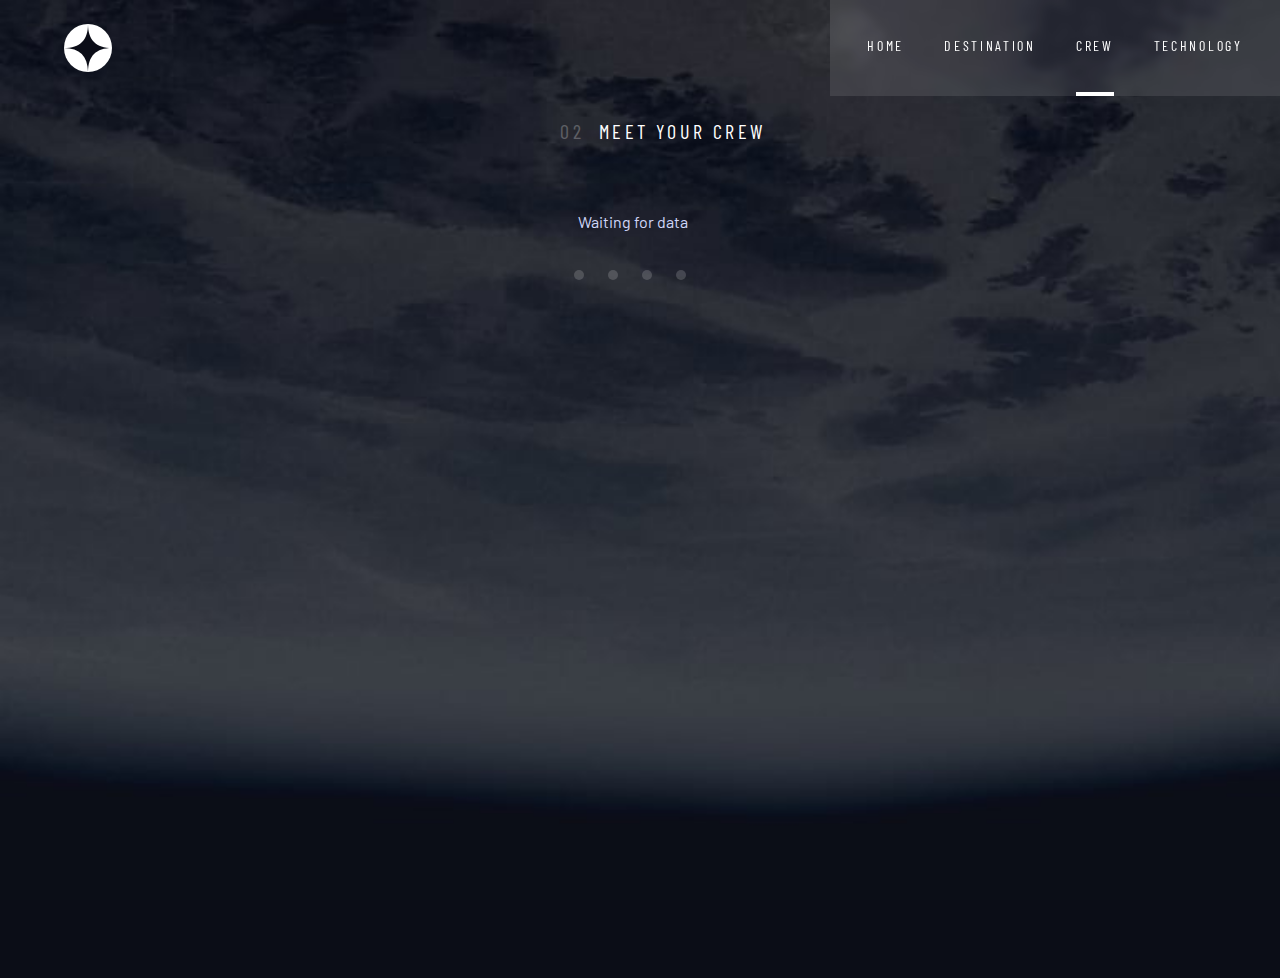
<file: crew-commander.html>
<!DOCTYPE html>
<html lang="en">
  <head>
    <meta charset="UTF-8" />
    <meta name="viewport" content="width=device-width, initial-scale=1.0" />

    <link
      rel="icon"
      type="image/png"
      sizes="32x32"
      href="./assets/favicon-32x32.png"
    />

    <title>Frontend Mentor | Space tourism website</title>
    <link rel="stylesheet" href="./scss/main.css" />
    <script src="./script.js" defer></script>
  </head>
  <body class="crew">
    <header>
      <nav>
        <div class="nav-container">
          <img src="./assets/shared/logo.svg" alt="logo" />
          <div class="rectangle"></div>
          <div class="nav-links">
            <div class="nav-border">
              <a class="nav-text" href="index.html"><b>00</b> HOME</a>
            </div>
            <div class="nav-border">
              <a class="nav-text" href="./destination-moon.html"
                ><b>01</b> DESTINATION</a
              >
            </div>
            <div class="nav-border-active">
              <a class="nav-text" href="./crew-commander.html"
                ><b>02</b> CREW</a
              >
            </div>
            <div class="nav-border">
              <a class="nav-text" href="./technology-vehicle.html"
                ><b>03</b> TECHNOLOGY</a
              >
            </div>
          </div>
        </div>
      </nav>
    </header>

    <main class="main-crew">
      <div class="container">
        <div class="info">
          <h5><span>02</span>&nbsp;&nbsp;MEET YOUR CREW</h5>

          <h4 id="role"></h4>

          <h3 id="name"></h3>

          <div class="body-text" id="bio">Waiting for data</div>

          <div class="dots-menu">
            <span class="dots" id="dotsCommander" onclick="commander()"></span>
            <span
              class="dots"
              id="dotsSpecialist"
              onclick="specialist()"
            ></span>
            <span class="dots" id="dotsPilot" onclick="pilot()"></span>
            <span class="dots" id="dotsEngineer" onclick="engineer()"></span>
          </div>
        </div>

        <img id="image" />
      </div>
    </main>
  </body>
</html>
</file>
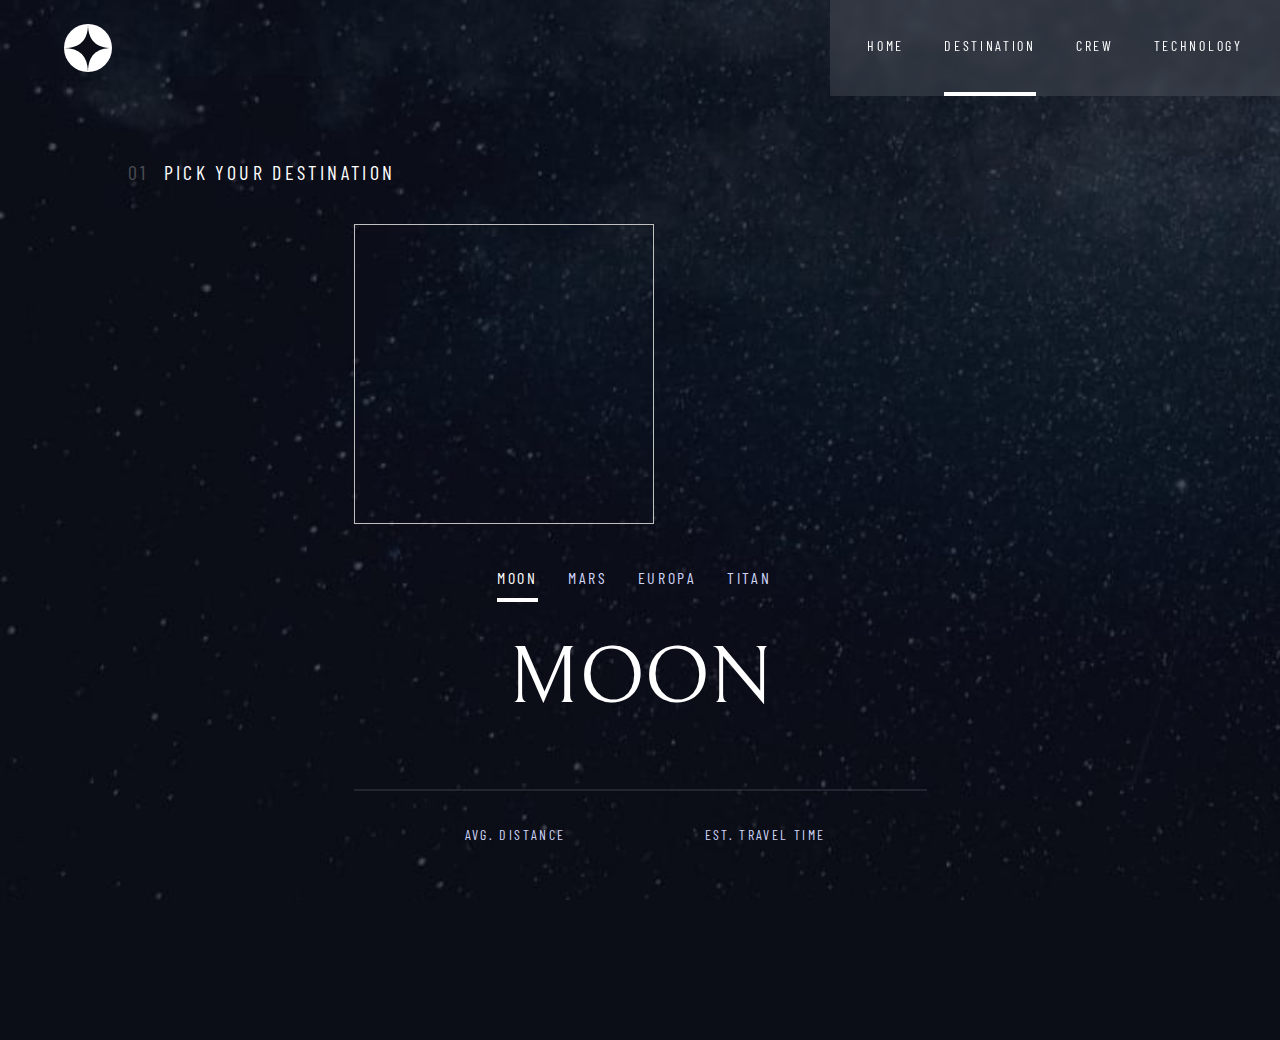
<file: destination-moon.html>
<!DOCTYPE html>
<html lang="en">
  <head>
    <meta charset="UTF-8" />
    <meta name="viewport" content="width=device-width, initial-scale=1.0" />

    <link
      rel="icon"
      type="image/png"
      sizes="32x32"
      href="./assets/favicon-32x32.png"
    />

    <title>Space tourism website - Moon</title>
    <link rel="stylesheet" href="./scss/main.css" />
    <script src="./script.js" defer></script>
  </head>
  <body class="destination">
    <header>
      <nav>
        <div class="nav-container">
          <img src="./assets/shared/logo.svg" alt="logo" />
          <div class="rectangle"></div>
          <div class="nav-links">
            <div class="nav-border">
              <a class="nav-text" href="index.html"><b>00</b> HOME</a>
            </div>
            <div class="nav-border-active">
              <a class="nav-text" href="./destination-moon.html"
                ><b>01</b> DESTINATION</a
              >
            </div>
            <div class="nav-border">
              <a class="nav-text" href="./crew-commander.html"
                ><b>02</b> CREW</a
              >
            </div>
            <div class="nav-border">
              <a class="nav-text" href="./technology-vehicle.html"
                ><b>03</b> TECHNOLOGY</a
              >
            </div>
          </div>
        </div>
      </nav>
    </header>

    <main class="main-moon">
      <h5><span>01</span>&nbsp;&nbsp;PICK YOUR DESTINATION</h5>

      <div class="container">
        <img id="desImage" />

        <div class="info">
          <div class="menu">
            <div class="menu-text-active" id="moon" onclick="moon()">MOON</div>
            <div class="menu-text" id="mars" onclick="mars()">MARS</div>
            <div class="menu-text" id="europa" onclick="europa()">EUROPA</div>
            <div class="menu-text" id="titan" onclick="titan()">TITAN</div>
          </div>

          <h2 id="desName">MOON</h2>

          <div class="body-text" id="description"></div>
          <hr />
          <div class="facts">
            <div class="fact one">
              <div class="subheading-2">AVG. DISTANCE</div>
              <div class="subheading-1" id="distance"></div>
            </div>
            <div class="fact">
              <div class="subheading-2">EST. TRAVEL TIME</div>
              <div class="subheading-1" id="travel"></div>
            </div>
          </div>
        </div>
      </div>
    </main>
  </body>
</html>
</file>
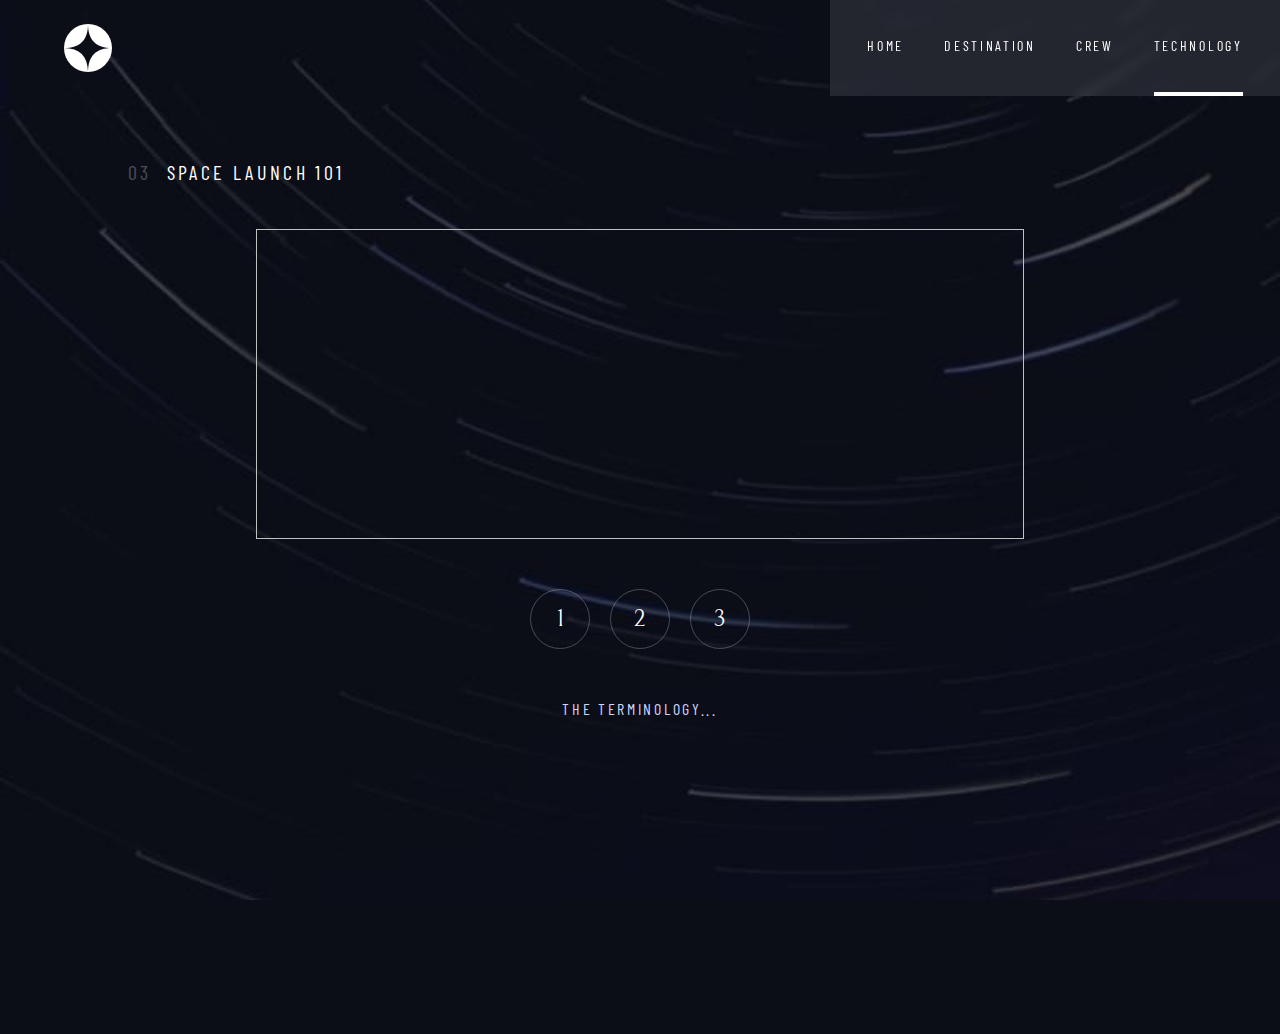
<file: technology-vehicle.html>
<!DOCTYPE html>
<html lang="en">
  <head>
    <meta charset="UTF-8" />
    <meta name="viewport" content="width=device-width, initial-scale=1.0" />

    <link
      rel="icon"
      type="image/png"
      sizes="32x32"
      href="./assets/favicon-32x32.png"
    />

    <title>Frontend Mentor | Space tourism website</title>
    <link rel="stylesheet" href="./scss/main.css" />
    <script src="./script.js" defer></script>
  </head>
  <body class="technology">
    <header>
      <nav>
        <div class="nav-container">
          <img src="./assets/shared/logo.svg" alt="logo" />
          <div class="rectangle"></div>
          <div class="nav-links">
            <div class="nav-border">
              <a class="nav-text" href="index.html"><b>00</b> HOME</a>
            </div>
            <div class="nav-border">
              <a class="nav-text" href="./destination-moon.html"
                ><b>01</b> DESTINATION</a
              >
            </div>
            <div class="nav-border">
              <a class="nav-text" href="./crew-commander.html"
                ><b>02</b> CREW</a
              >
            </div>
            <div class="nav-border-active">
              <a class="nav-text" href="./technology-vehicle.html"
                ><b>03</b> TECHNOLOGY</a
              >
            </div>
          </div>
        </div>
      </nav>
    </header>
    <main class="main-technology">
      <h5><span>03</span>&nbsp;&nbsp;SPACE LAUNCH 101</h5>
      <div class="container">
        <div class="info">
          <div class="dots-menu">
            <span class="dots" id="dotsVehicle" onclick="vehicle()"
              ><h4>1</h4></span
            >
            <span class="dots" id="dotsSpaceport" onclick="spaceport()"
              ><h4>2</h4></span
            >
            <span class="dots" id="dotsCapsule" onclick="capsule()"
              ><h4>3</h4></span
            >
          </div>
          <div>
            <div class="nav-text">THE TERMINOLOGY...</div>
            <h3 id="techName"></h3>
            <div class="body-text" id="techDescription"></div>
          </div>
        </div>

        <img id="techImage" />
      </div>
    </main>
  </body>
</html>
</file>
<file: scss/main.css>
@import url("https://fonts.googleapis.com/css2?family=Barlow+Condensed:ital,wght@0,100;0,200;0,300;0,400;0,500;0,600;0,700;0,800;0,900;1,100;1,200;1,300;1,400;1,500;1,600;1,700;1,800;1,900&family=Barlow:ital,wght@0,100;0,200;0,300;0,400;0,500;0,600;0,700;0,800;0,900;1,100;1,200;1,300;1,400;1,500;1,600;1,700;1,800;1,900&family=Bellefair&display=swap");
* {
  box-sizing: border-box;
  margin: 0;
  padding: 0;
}

.main-home {
  display: flex;
  width: 100%;
  height: 100%;
}

.body-text {
  font-family: "Barlow", sans-serif;
  font-weight: 400;
  font-style: normal;
  color: #d0d6f9;
}

.explore-circle {
  cursor: pointer;
  display: flex;
  align-items: center;
  justify-content: center;
  background-color: #ffffff;
  border-radius: 50%;
  text-decoration: none;
}
.explore-circle:hover {
  outline-style: solid;
  outline-color: rgba(255, 255, 255, 0.1);
}

h5 {
  color: #d0d6f9;
}

@media screen and (min-width: 1441px) {
  .main-home {
    justify-content: space-around;
    margin-top: 15%;
  }
  .main-home .container {
    align-self: flex-end;
    width: 450px;
    height: 382px;
  }
  .main-home .container h1 {
    margin: 20px 0 20px 0;
  }
  .main-home .container .body-text {
    font-size: 18px;
    line-height: 32px;
  }
  .main-home .explore-box {
    align-content: flex-end;
  }
  .main-home .explore-circle {
    width: 274px;
    height: 274px;
  }
  .main-home .explore-circle:hover {
    outline-width: 88px;
  }
  .main-home h4 {
    letter-spacing: 2px;
    color: #0b0d17;
  }
}
@media screen and (min-width: 431px) and (max-width: 1440px) {
  .main-home {
    flex-direction: column;
    margin-top: 15%;
  }
  .main-home .container {
    width: 444px;
    height: 382px;
    margin: auto;
  }
  .main-home .container h5 {
    font-size: 20px;
    color: #d0d6f9;
    text-align: center;
  }
  .main-home .container h1 {
    text-align: center;
    margin: 20px auto 10px auto;
  }
  .main-home .container .body-text {
    font-size: 16px;
    line-height: 28px;
    color: #d0d6f9;
    text-align: center;
  }
  .main-home .explore-circle {
    width: 242px;
    height: 242px;
    margin: 6% auto;
  }
  .main-home .explore-circle:hover {
    outline-width: 80px;
  }
  .main-home h4 {
    letter-spacing: 2px;
    color: #0b0d17;
  }
}
@media screen and (max-width: 430px) {
  .main-home {
    flex-direction: column;
    margin-top: 10px;
  }
  .main-home .container {
    width: 327px;
    height: 276px;
    margin: auto;
  }
  .main-home .container h5 {
    font-size: 16px;
    color: #d0d6f9;
    text-align: center;
  }
  .main-home .container h1 {
    font-size: 80px;
    margin: 30px auto 40px auto;
    text-align: center;
  }
  .main-home .container .body-text {
    font-size: 15px;
    line-height: 28px;
    color: #d0d6f9;
    text-align: center;
  }
  .main-home .explore-circle {
    width: 150px;
    height: 150px;
    margin: 90px auto 0 auto;
  }
  .main-home .explore-circle:hover {
    outline-width: 60px;
  }
  .main-home h4 {
    font-size: 20px;
    letter-spacing: 1.25px;
    color: #0b0d17;
  }
}
.main-moon h5 {
  color: #ffffff;
}
.main-moon h5 span {
  opacity: 0.25;
}
.main-moon .info {
  display: flex;
  flex-direction: column;
}
.main-moon .menu {
  display: flex;
  width: 286px;
  height: 34px;
}
.main-moon .menu-text-active {
  cursor: pointer;
  font-family: "Barlow Condensed", sans-serif;
  font-weight: 400;
  font-style: normal;
  letter-spacing: 2.7px;
  text-align: center;
  padding-bottom: 25px;
  border-bottom: 4px solid #ffffff;
}
.main-moon .menu-text {
  cursor: pointer;
  font-family: "Barlow Condensed", sans-serif;
  font-weight: 400;
  font-style: normal;
  letter-spacing: 2.7px;
  text-align: center;
  padding-bottom: 25px;
  border-bottom: 4px solid rgba(255, 255, 255, 0);
  color: #d0d6f9;
}
.main-moon .menu-text:hover {
  color: #d0d6f9;
  border-bottom: 4px solid #979797;
}
.main-moon .body-text {
  font-family: "Barlow", sans-serif;
  font-weight: 400;
  font-style: normal;
  margin: 15px 0 50px 0;
}
.main-moon hr {
  border: 1px solid rgba(255, 255, 255, 0.1);
}
.main-moon .subheading-2 {
  color: #d0d6f9;
}

@media screen and (min-width: 1441px) {
  .main-moon h5 {
    margin-top: 80px;
    margin-left: 12%;
  }
  .main-moon .container {
    display: flex;
    justify-content: space-around;
    width: 83%;
    height: 472px;
    margin: 9% 5% 0 12%;
  }
  .main-moon img {
    width: 445px;
    height: 445px;
    align-self: flex-end;
  }
  .main-moon .info {
    width: 445px;
    height: 472px;
  }
  .main-moon .menu {
    margin: 0 0 30px 0;
  }
  .main-moon .menu-text-active {
    font-size: 16px;
    margin: 0 30px 0 0;
  }
  .main-moon .menu-text {
    font-size: 16px;
    margin: 0 30px 0 0;
  }
  .main-moon .body-text {
    font-size: 18px;
    line-height: 32px;
  }
  .main-moon .facts {
    display: flex;
    margin: 30px 0 0 0;
  }
  .main-moon .fact {
    width: 200px;
    height: 61px;
    margin: 0 20px 0 0;
  }
  .main-moon .subheading-1 {
    margin: 15px 0 0 0;
  }
}
@media screen and (min-width: 431px) and (max-width: 1440px) {
  .main-moon h5 {
    margin-top: 5%;
    margin-left: 10%;
    font-size: 20px;
    letter-spacing: 3.38px;
  }
  .main-moon .container {
    width: 573px;
    height: 782px;
    margin: auto;
    justify-items: center;
  }
  .main-moon img {
    width: 300px;
    height: 300px;
    margin: 40px auto;
  }
  .main-moon .info {
    width: 573px;
    height: 472px;
  }
  .main-moon .menu {
    margin: 0 auto 30px auto;
  }
  .main-moon .menu-text-active {
    font-size: 16px;
    margin: 0 30px 0 0;
  }
  .main-moon .menu-text {
    font-size: 16px;
    margin: 0 30px 0 0;
  }
  .main-moon h2 {
    text-align: center;
    font-size: 80px;
  }
  .main-moon .body-text {
    font-size: 16px;
    line-height: 28px;
    text-align: center;
  }
  .main-moon .facts {
    display: flex;
    margin: 20px auto 0 auto;
  }
  .main-moon .fact {
    width: 170px;
    height: 61px;
    margin: 0 40px;
    text-align: center;
  }
  .main-moon .subheading-1,
  .main-moon .subheading-2 {
    margin: 15px 0 0 0;
    text-align: center;
  }
}
@media screen and (max-width: 430px) {
  .main-moon h5 {
    text-align: center;
    font-size: 16px;
    letter-spacing: 2.7px;
  }
  .main-moon .container {
    width: 327px;
    height: 276px;
    margin: auto;
  }
  .main-moon img {
    width: 170px;
    height: 170px;
    position: absolute;
    top: 150px;
    left: 50%;
    transform: translate(-50%, 0%);
  }
  .main-moon .info {
    width: 327px;
    height: 472px;
    margin: 250px auto 0 auto;
  }
  .main-moon .menu {
    margin: 0 auto 30px auto;
  }
  .main-moon .menu-text-active {
    font-size: 14px;
    margin: 0 15px;
  }
  .main-moon .menu-text {
    font-size: 14px;
    margin: 0 15px;
  }
  .main-moon h2 {
    text-align: center;
    font-size: 56px;
  }
  .main-moon .body-text {
    font-size: 15px;
    line-height: 25px;
    text-align: center;
  }
  .main-moon .facts {
    display: flex;
    flex-direction: column;
    margin: auto;
  }
  .main-moon .fact {
    width: 200px;
    height: 61px;
    margin: 20px auto;
  }
  .main-moon .subheading-1,
  .main-moon .subheading-2 {
    margin: 15px auto;
    text-align: center;
  }
}
.main-crew h5 {
  color: #ffffff;
}
.main-crew h5 span {
  opacity: 0.25;
}
.main-crew .info {
  display: flex;
  flex-direction: column;
}
.main-crew h4 {
  color: rgba(255, 255, 255, 0.3);
  -webkit-backdrop-filter: blur(5px);
          backdrop-filter: blur(5px);
}
.main-crew .body-text {
  font-family: "Barlow", sans-serif;
  font-weight: 400;
  font-style: normal;
}
.main-crew .dots {
  cursor: pointer;
  background-color: rgba(255, 255, 255, 0.17);
  border-radius: 50%;
  display: inline-block;
  transition: background-color 0.3s ease;
}
.main-crew .dots:hover {
  background-color: rgba(255, 255, 255, 0.5);
}
.main-crew .dots-active {
  cursor: pointer;
  background-color: #ffffff;
  border-radius: 50%;
  display: inline-block;
  transition: background-color 0.3s ease;
}

@media screen and (min-width: 1441px) {
  .main-crew h5 {
    margin-top: 80px;
    margin-left: 12%;
  }
  .main-crew .container {
    display: flex;
    justify-content: space-between;
    width: 80%;
    height: 472px;
    margin: 9% 8% 0 12%;
  }
  .main-crew .info {
    width: 614px;
    height: 400px;
  }
  .main-crew h3 {
    margin: 20px 0;
  }
  .main-crew .body-text {
    font-size: 18px;
    line-height: 32px;
    margin: 15px 0 100px 0;
    width: 444px;
  }
  .main-crew .dots {
    width: 15px;
    height: 15px;
    margin: 0 20px 0 0;
  }
  .main-crew .dots-active {
    width: 15px;
    height: 15px;
    margin: 0 20px 0 0;
  }
  .main-crew img {
    width: auto;
    height: 660px;
    position: relative;
    bottom: 35%;
  }
}
@media screen and (min-width: 431px) and (max-width: 1440px) {
  .main-crew h5 {
    margin-top: 5%;
    margin-left: 10%;
    font-size: 20px;
    letter-spacing: 3.38px;
  }
  .main-crew .container {
    width: 573px;
    height: 882px;
    margin: auto;
    justify-items: center;
  }
  .main-crew .info {
    width: 458px;
    height: 232px;
    text-align: center;
  }
  .main-crew h4 {
    font-size: 24px;
    margin: 40px 0 0 0;
  }
  .main-crew h3 {
    margin: 10px 0 0 0;
    font-size: 40px;
  }
  .main-crew .body-text {
    font-size: 16px;
    line-height: 28px;
    margin: 15px 0 30px 0;
    width: 444px;
  }
  .main-crew .dots {
    width: 10px;
    height: 10px;
    margin: 0 20px 0 0;
  }
  .main-crew .dots-active {
    width: 10px;
    height: 10px;
    margin: 0 20px 0 0;
  }
  .main-crew img {
    width: auto;
    height: 525px;
    position: fixed;
    left: 50%;
    transform: translate(-50%, 0%);
    bottom: 0;
    margin: 5% auto 0 auto;
  }
}
@media screen and (max-width: 430px) {
  .main-crew h5 {
    text-align: center;
    font-size: 16px;
    letter-spacing: 2.7px;
  }
  .main-crew .container {
    width: 375px;
    height: 682px;
    margin: auto;
    justify-items: center;
  }
  .main-crew .info {
    width: 327px;
    height: 232px;
    text-align: center;
    border-top: 1px solid rgba(255, 255, 255, 0.3);
    position: absolute;
    top: 374px;
    left: 50%;
    transform: translate(-50%, 0%);
  }
  .main-crew h4 {
    font-size: 16px;
    margin: 80px 0 0 0;
  }
  .main-crew h3 {
    margin: 10px 0 0 0;
    font-size: 24px;
  }
  .main-crew .body-text {
    font-size: 15px;
    line-height: 25px;
    margin: 15px auto;
    width: 327px;
    text-align: center;
  }
  .main-crew .dots-menu {
    position: absolute;
    top: 30px;
    left: 50%;
    transform: translate(-50%, 0%);
  }
  .main-crew .dots {
    width: 10px;
    height: 10px;
    margin: 0 7px 0 7px;
  }
  .main-crew .dots-active {
    width: 10px;
    height: 10px;
    margin: 0 7px 0 7px;
  }
  .main-crew img {
    width: auto;
    height: 223px;
    position: absolute;
    top: 150px;
    left: 50%;
    transform: translate(-50%, 0%);
  }
}
.main-technology h5 {
  color: #ffffff;
}
.main-technology h5 span {
  opacity: 0.25;
}
.main-technology h4 {
  color: rgba(255, 255, 255, 0.3);
}
.main-technology .body-text {
  font-family: "Barlow", sans-serif;
  font-weight: 400;
  font-style: normal;
}
.main-technology .dots {
  cursor: pointer;
  border: 1px solid rgba(255, 255, 255, 0.25);
  border-radius: 50%;
  display: inline-block;
  transition: background-color 0.3s ease;
  align-content: center;
  text-align: center;
}
.main-technology .dots h4 {
  color: #ffffff;
}
.main-technology .dots:hover {
  border: 1px solid #ffffff;
}
.main-technology .dots:hover h4 {
  color: #ffffff;
}
.main-technology .dots-active {
  cursor: pointer;
  border: 1px solid #ffffff;
  border-radius: 50%;
  display: inline-block;
  transition: background-color 0.3s ease;
  align-content: center;
  text-align: center;
  background-color: #ffffff;
}
.main-technology .dots-active h4 {
  color: #0b0d17;
}

@media screen and (min-width: 1441px) {
  .main-technology h5 {
    margin-top: 80px;
    margin-left: 12%;
  }
  .main-technology .container {
    display: flex;
    justify-content: space-between;
    width: 88%;
    height: 472px;
    margin: 9% 0 0 12%;
    align-items: center;
  }
  .main-technology .info {
    width: 488px;
    height: 350px;
    display: flex;
  }
  .main-technology .nav-text {
    margin: 0 0 0 80px;
    color: #d0d6f9;
  }
  .main-technology h3 {
    margin: 20px 0 0 80px;
    width: 488px;
  }
  .main-technology .body-text {
    font-size: 18px;
    line-height: 32px;
    margin: 15px 0 0 80px;
    width: 444px;
  }
  .main-technology .dots-menu {
    display: flex;
    flex-direction: column;
  }
  .main-technology .dots {
    width: 80px;
    height: 80px;
    margin: 0 0 40px 0;
  }
  .main-technology .dots-active {
    width: 80px;
    height: 80px;
    margin: 0 0 40px 0;
  }
  .main-technology img {
    width: auto;
    height: 527px;
  }
}
@media screen and (min-width: 431px) and (max-width: 1440px) {
  .main-technology h5 {
    margin-top: 5%;
    margin-left: 10%;
    font-size: 20px;
    letter-spacing: 3.38px;
  }
  .main-technology .container {
    width: 768px;
    height: 850px;
    justify-content: center;
    display: flex;
    flex-direction: column-reverse;
    margin: auto;
  }
  .main-technology .info {
    width: 768px;
    height: 450px;
    display: flex;
    flex-direction: column;
  }
  .main-technology .nav-text {
    margin: auto;
    text-align: center;
    font-size: 16px;
    letter-spacing: 2.7px;
    color: #d0d6f9;
  }
  .main-technology h3 {
    margin: 20px auto 25px auto;
    width: 458px;
    text-align: center;
    font-size: 40px;
  }
  .main-technology .body-text {
    font-size: 16px;
    line-height: 28px;
    margin: auto;
    text-align: center;
    width: 454px;
  }
  .main-technology .dots-menu {
    display: flex;
    margin: 50px auto;
  }
  .main-technology .dots {
    width: 60px;
    height: 60px;
    margin: 0 10px;
  }
  .main-technology .dots h4 {
    font-size: 24px;
  }
  .main-technology .dots h4 {
    font-size: 24px;
  }
  .main-technology .dots-active {
    width: 60px;
    height: 60px;
    margin: 0 10px;
  }
  .main-technology .dots-active h4 {
    font-size: 24px;
  }
  .main-technology img {
    width: 768px;
    height: 310px;
  }
}
@media screen and (max-width: 430px) {
  .main-technology h5 {
    text-align: center;
    font-size: 16px;
    letter-spacing: 2.7px;
  }
  .main-technology .container {
    width: 375px;
    height: 682px;
    margin: auto;
    justify-items: center;
  }
  .main-technology .info {
    width: 327px;
    height: 232px;
    display: flex;
    flex-direction: column;
    text-align: center;
    position: absolute;
    top: 350px;
    left: 50%;
    transform: translate(-50%, 0%);
  }
  .main-technology .nav-text {
    margin: auto;
    text-align: center;
    color: #d0d6f9;
    font-size: 14px;
    letter-spacing: 2.36px;
  }
  .main-technology h3 {
    margin: 15px auto 25px auto;
    width: 327px;
    text-align: center;
    font-size: 24px;
  }
  .main-technology .body-text {
    font-size: 15px;
    line-height: 25px;
    margin: auto;
    text-align: center;
    width: 327px;
  }
  .main-technology .dots-menu {
    display: flex;
    margin: 15px auto 35px auto;
  }
  .main-technology .dots {
    width: 40px;
    height: 40px;
    margin: 0 10px;
  }
  .main-technology .dots h4 {
    font-size: 16px;
  }
  .main-technology .dots-active {
    width: 40px;
    height: 40px;
    margin: 0 10px;
  }
  .main-technology .dots-active h4 {
    font-size: 16px;
  }
  .main-technology img {
    width: 100%;
    height: 170px;
    position: absolute;
    top: 150px;
    left: 50%;
    transform: translate(-50%, 0%);
  }
}
.light {
  background: white;
  color: black;
}

body {
  background: #0b0d17;
  color: #ffffff;
}

.body-home,
.destination,
.crew,
.technology {
  background-size: cover;
  background-position: center;
  background-attachment: fixed;
}

h1,
h2,
h3,
h4,
.subheading-1 {
  font-family: "Bellefair", serif;
  font-weight: 400;
  font-style: normal;
}

h1 {
  font-size: 150px;
}

h2 {
  font-size: 100px;
}

h3 {
  font-size: 56px;
}

h4 {
  font-size: 32px;
}

h5,
.subheading-2,
.nav-text {
  font-family: "Barlow Condensed", sans-serif;
  font-weight: 400;
  font-style: normal;
}

h5 {
  font-size: 28px;
  letter-spacing: 4.72px;
}

.subheading-1 {
  font-size: 28px;
}

.subheading-2 {
  font-size: 14px;
  letter-spacing: 2.35px;
}

nav {
  display: flex;
  flex-direction: row;
  justify-content: flex-end;
}

@media screen and (min-width: 1441px) {
  i {
    visibility: hidden;
  }
  .body-home {
    background-image: url("../assets/home/background-home-desktop.jpg");
  }
  .destination {
    background-image: url("../assets/destination/background-destination-desktop.jpg");
  }
  .crew {
    background-image: url("../assets/crew/background-crew-desktop.jpg");
  }
  .technology {
    background-image: url("../assets/technology/background-technology-desktop.jpg");
  }
  .nav-container {
    display: flex;
    flex-direction: row;
    align-items: center;
    position: relative;
    width: 1385px;
    height: 96px;
    margin-top: 55px;
  }
  img {
    width: 48px;
    height: 48px;
  }
  .rectangle {
    position: absolute;
    right: 800px;
    z-index: 1;
    width: 473px;
    height: 1px;
    background-color: rgba(255, 255, 255, 0.25);
  }
  .nav-links {
    display: flex;
    flex-direction: row;
    align-items: center;
    justify-content: center;
    position: absolute;
    right: 0px;
    width: 830px;
    height: 96px;
    background-color: rgba(255, 255, 255, 0.1);
    -webkit-backdrop-filter: blur(5px);
            backdrop-filter: blur(5px);
  }
  .nav-border-active {
    height: 96px;
    align-content: center;
    border-bottom: 4px solid #ffffff;
    margin: 0 30px 0 30px;
  }
  .nav-border {
    height: 96px;
    align-content: center;
    border-bottom: 4px solid rgba(255, 255, 255, 0);
    margin: 0 30px 0 30px;
  }
  .nav-border:hover {
    border-bottom: 4px solid #979797;
  }
  .nav-text {
    font-size: 16px;
    letter-spacing: 2.7px;
    color: #ffffff;
    text-decoration: none;
  }
}
@media screen and (min-width: 431px) and (max-width: 1440px) {
  i {
    visibility: hidden;
  }
  .body-home {
    background-image: url("../assets/home/background-home-tablet.jpg");
  }
  .destination {
    background-image: url("../assets/destination/background-destination-tablet.jpg");
  }
  .crew {
    background-image: url("../assets/crew/background-crew-tablet.jpg");
  }
  .technology {
    background-image: url("../assets/technology/background-technology-tablet.jpg");
  }
  .nav-container {
    display: flex;
    flex-direction: row;
    align-items: center;
    position: relative;
    width: 95%;
    height: 96px;
  }
  img {
    width: 48px;
    height: 48px;
  }
  .nav-links {
    display: flex;
    flex-direction: row;
    align-items: center;
    justify-content: center;
    position: absolute;
    right: 0px;
    width: 450px;
    height: 96px;
    background-color: rgba(255, 255, 255, 0.1);
    -webkit-backdrop-filter: blur(5px);
            backdrop-filter: blur(5px);
  }
  .nav-border-active {
    height: 96px;
    align-content: center;
    border-bottom: 4px solid #ffffff;
    margin: 0 20px 0 20px;
  }
  .nav-border {
    height: 96px;
    align-content: center;
    border-bottom: 4px solid rgba(255, 255, 255, 0);
    margin: 0 20px 0 20px;
  }
  .nav-border:hover {
    border-bottom: 4px solid #979797;
  }
  .nav-text {
    font-size: 14px;
    letter-spacing: 2.7px;
    color: #ffffff;
    text-decoration: none;
  }
  .nav-text b {
    display: none;
  }
}
@media screen and (max-width: 430px) {
  .body-home {
    background-image: url("../assets/home/background-home-mobile.jpg");
  }
  .destination {
    background-image: url("../assets/destination/background-destination-mobile.jpg");
  }
  .crew {
    background-image: url("../assets/crew/background-crew-mobile.jpg");
  }
  .technology {
    background-image: url("../assets/technology/background-technology-mobile.jpg");
  }
  .nav-container {
    display: flex;
    flex-direction: row;
    align-items: center;
    position: relative;
    width: 100%;
    height: 96px;
    z-index: 1;
  }
  img {
    position: absolute;
    left: 30px;
    width: 40px;
    height: 40px;
  }
  .icon-open {
    cursor: pointer;
    position: absolute;
    top: 30px;
    right: 30px;
    font-size: 30px;
  }
  .icon-close {
    cursor: pointer;
    position: absolute;
    top: 30px;
    right: 30px;
    font-size: 30px;
  }
  #navLinks {
    visibility: hidden;
  }
  .nav-links {
    display: flex;
    flex-direction: column;
    position: absolute;
    top: 0px;
    right: 0px;
    width: 254px;
    height: 667px;
    padding: 100px 0 0 35px;
    background-color: rgba(255, 255, 255, 0.01);
    -webkit-backdrop-filter: blur(30px);
            backdrop-filter: blur(30px);
  }
  .nav-border-active {
    align-content: center;
    width: 219px;
    height: 30px;
    border-right: 4px solid #ffffff;
    margin: 10px 0 10px 0;
  }
  .nav-border {
    align-content: center;
    width: 219px;
    height: 30px;
    border-right: 4px solid rgba(255, 255, 255, 0);
    margin: 10px 0 10px 0;
  }
  .nav-border:hover {
    border-right: 4px solid #979797;
  }
  .nav-text {
    font-size: 14px;
    letter-spacing: 2.7px;
    color: #ffffff;
    text-decoration: none;
  }
}
</file>
